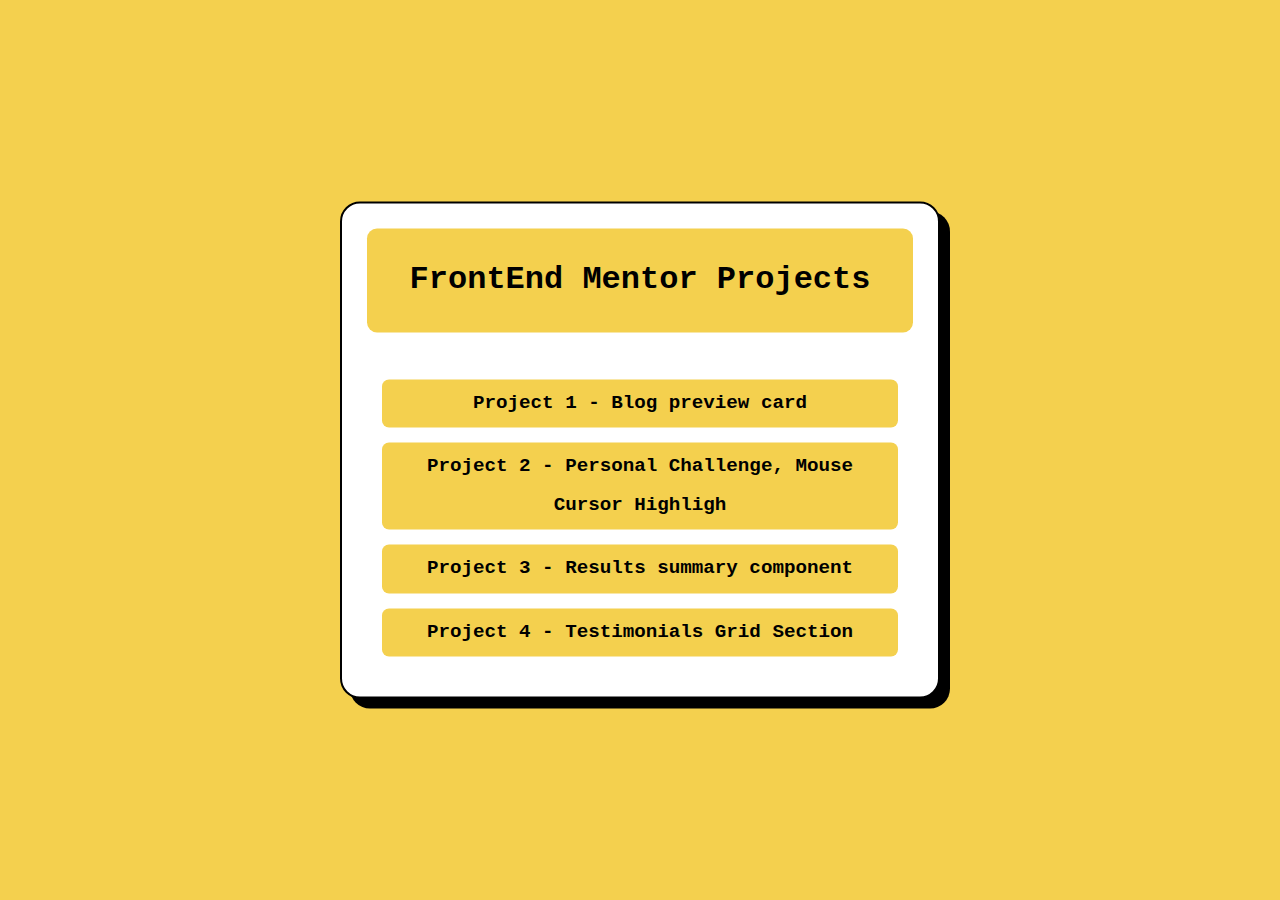
<file: index.html>
<!DOCTYPE html>
<html>
    <head>
        <title>FrontEnd Mentor Projects</title>
        <link href="styles.css" rel="stylesheet">
    </head>
    <body>
        <main>
            <h1>FrontEnd Mentor Projects</h1>
            <br>
            <ul>
                <a href="project_1/index.html"><li>Project 1 - Blog preview card</li></a>
                <a href="project_2/index.html"><li>Project 2 - Personal Challenge, Mouse Cursor Highligh</li></a>
                <a href="project_3/index.html"><li>Project 3 - Results summary component</li></a>
                <a href="project_4/index.html"><li>Project 4 - Testimonials Grid Section</li></a>
            </ul>
        </main>
    </body>
</html>
</file>
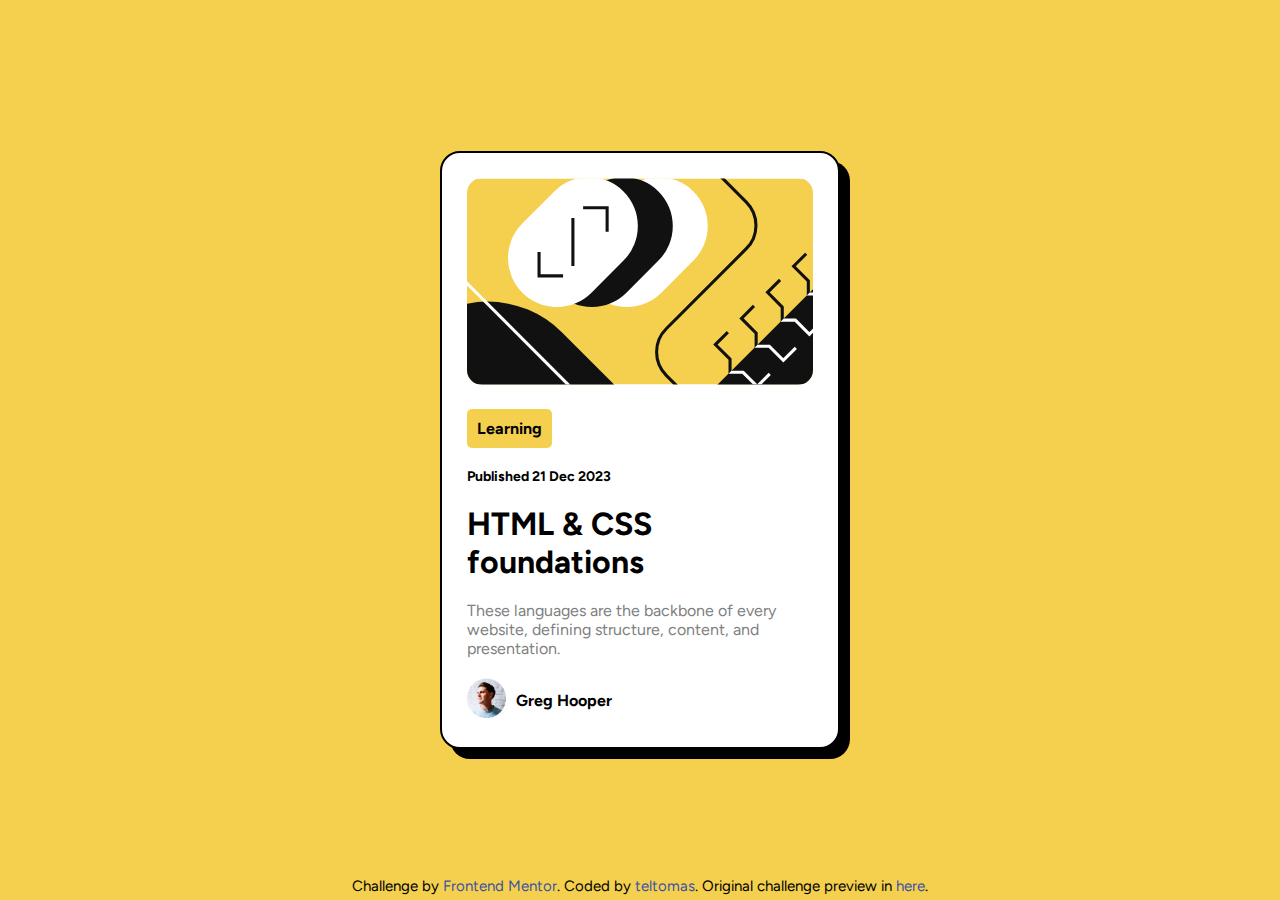
<file: project_1/index.html>
<!DOCTYPE html>
<html lang="en">
<head>
  <meta charset="UTF-8">
  <meta name="viewport" content="width=device-width, initial-scale=1.0"> <!-- displays site properly based on user's device -->

  <link rel="icon" type="image/png" sizes="32x32" href="./assets/images/favicon-32x32.png">

  <link href="styles.css" rel="stylesheet">  
  
  <title>Frontend Mentor | Blog preview card</title>

  <!-- Feel free to remove these styles or customise in your own stylesheet 👍 -->
  <style>
    .attribution { font-size: 15px; text-align: center; }
    .attribution a { color: hsl(228, 45%, 44%); }
  </style>
</head>
<body>

  <main>

    <figure>
      <img class="hero" src="assets/images/illustration-article.svg" />
    </figure>

    <section>

      <h3>Learning</h3>

      <h2>Published 21 Dec 2023</h2>

      <h1>HTML & CSS foundations</h1>

      <p>These languages are the backbone of every website, defining structure, content, and presentation.</p>      

    </section>

    <div class="author">
      <img src="./assets/images/image-avatar.webp" /> <h4>Greg Hooper</h4>
    </div>

  </main>

  <footer>
    <div class="attribution">
      Challenge by <a href="https://www.frontendmentor.io?ref=challenge" target="_blank">Frontend Mentor</a>. 
      Coded by <a href="#">teltomas</a>. Original challenge preview in <a href="https://www.frontendmentor.io/challenges/blog-preview-card-ckPaj01IcS" target="_blank">here</a>.
    </div>
  </footer>

</body>
</html>
</file>
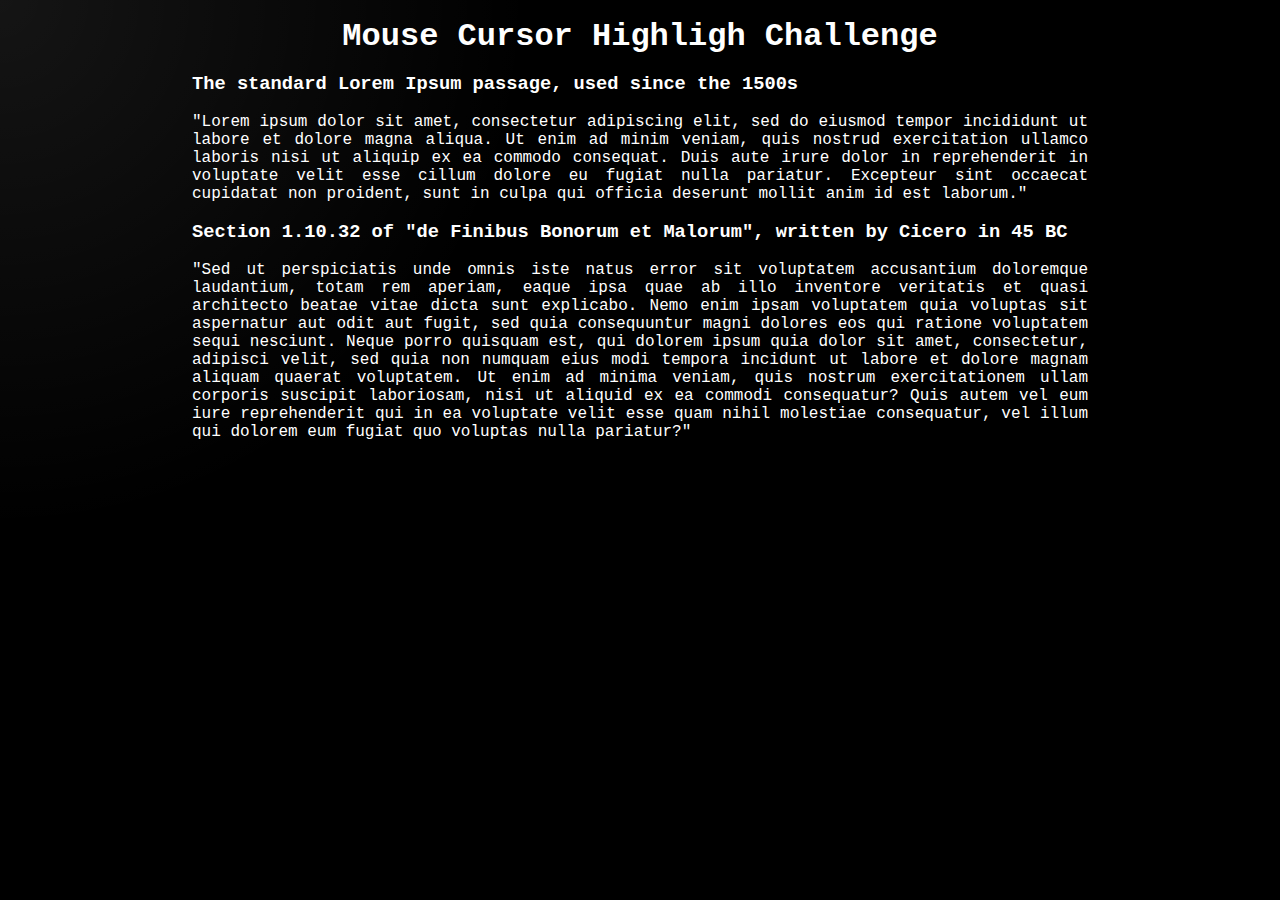
<file: project_2/index.html>
<!DOCTYPE html>
<html>
    <head>
        <title>Mouse Cursor Highligh Challenge</title>

        <link href="style.css" rel="stylesheet">
    </head>
    
    <body>
        <main>
            <div class="mouse_highlight" id="mouse-pos"></div>
            <br>
            <h1>Mouse Cursor Highligh Challenge</h1>
            <br>
            <h3>The standard Lorem Ipsum passage, used since the 1500s</h3>
            <br>
                <p>"Lorem ipsum dolor sit amet, consectetur adipiscing elit, sed do eiusmod tempor incididunt ut labore et dolore magna aliqua. 
                    Ut enim ad minim veniam, quis nostrud exercitation ullamco laboris nisi ut aliquip ex ea commodo consequat. 
                    Duis aute irure dolor in reprehenderit in voluptate velit esse cillum dolore eu fugiat nulla pariatur. 
                    Excepteur sint occaecat cupidatat non proident, sunt in culpa qui officia deserunt mollit anim id est laborum."</p>
                    <br>
                <h3>Section 1.10.32 of "de Finibus Bonorum et Malorum", written by Cicero in 45 BC</h3>
                <br>
                <p>"Sed ut perspiciatis unde omnis iste natus error sit voluptatem accusantium doloremque laudantium, 
                    totam rem aperiam, eaque ipsa quae ab illo inventore veritatis et quasi architecto beatae vitae dicta sunt explicabo. 
                    Nemo enim ipsam voluptatem quia voluptas sit aspernatur aut odit aut fugit, sed quia consequuntur magni dolores eos qui ratione voluptatem sequi nesciunt. 
                    Neque porro quisquam est, qui dolorem ipsum quia dolor sit amet, consectetur, adipisci velit, sed quia non numquam eius modi tempora incidunt ut labore et dolore magnam aliquam quaerat voluptatem. 
                    Ut enim ad minima veniam, quis nostrum exercitationem ullam corporis suscipit laboriosam, nisi ut aliquid ex ea commodi consequatur? 
                    Quis autem vel eum iure reprehenderit qui in ea voluptate velit esse quam nihil molestiae consequatur, vel illum qui dolorem eum fugiat quo voluptas nulla pariatur?"</p>
        </main>
    </body>

    <script>

        const mousePosText = document.getElementById('mouse-pos');

        let mousePos = { x: undefined, y: undefined };

        document.addEventListener('mousemove', (event) => {
                
                console.log(event.clientX, event.clientY);

                document.getElementById('mouse-pos').style.top = event.clientY+"px";
                document.getElementById('mouse-pos').style.left = event.clientX+"px";


            });

    </script>

</html>
</file>
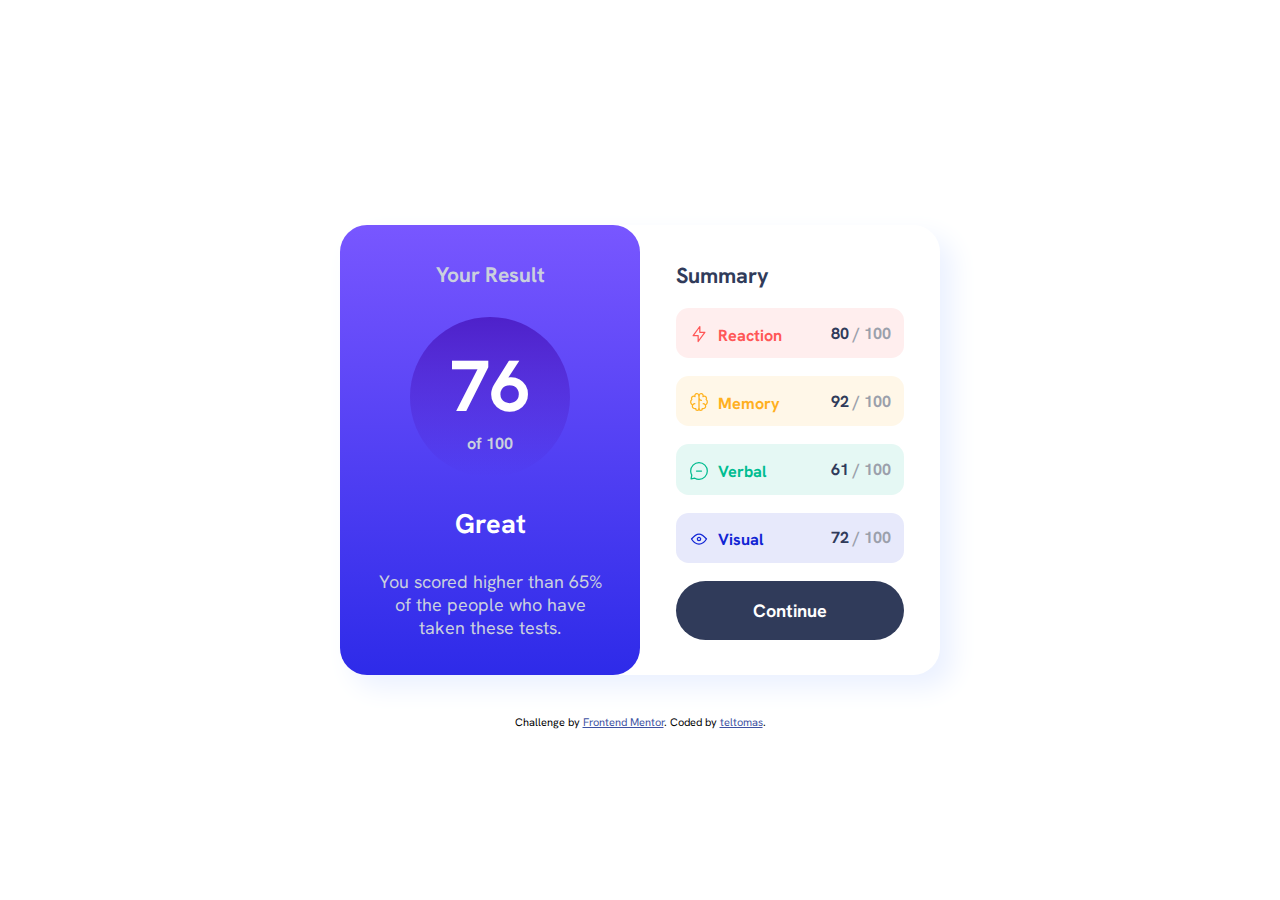
<file: project_3/index.html>
<!DOCTYPE html>
<html lang="en">
<head>
  <meta charset="UTF-8">
  <meta name="viewport" content="width=device-width, initial-scale=1.0"> <!-- displays site properly based on user's device -->

  <link rel="icon" type="image/png" sizes="32x32" href="./assets/images/favicon-32x32.png">
  <link rel="stylesheet" href="style.css">
  
  <title>Frontend Mentor | Results summary component</title>

</head>
<body>

  <main>

  <div class="container">

    <div class="result">

      <h3>Your Result</h3>

        <div class="result_circle">

          <h1>76</h1>
          <p>of 100</p>

        </div>

        <h2>Great</h2>

        <p>You scored higher than 65% of the people who have taken these tests.</p>

    </div>

    <div class="summary">
  
      <h4>Summary</h4>

      <ul>
        <li class="red"><span><img class="icon" src="./assets/images/icon-reaction.svg" />Reaction</span> <span class="light"><span class="dark">80</span> / 100</span></li>

        <li class="orange"><span><img class="icon" src="./assets/images/icon-memory.svg" />Memory</span> <span class="light"><span class="dark">92</span> / 100</span></li>

        <li class="green"><span><img class="icon" src="./assets/images/icon-verbal.svg" />Verbal</span> <span class="light"><span class="dark">61</span> / 100</span></li>

        <li class="blue"><span><img class="icon" src="./assets/images/icon-visual.svg" />Visual</span> <span class="light"><span class="dark">72</span> / 100</span></li>
      </ul>

      <button>Continue</button>

    </div>

  </div>
  
  <div class="attribution">
    Challenge by <a href="https://www.frontendmentor.io/challenges/results-summary-component-CE_K6s0maV" target="_blank">Frontend Mentor</a>. 
    Coded by <a href="https://github.com/teltomas">teltomas</a>.
  </div>

  </main>

</body>
</html>
</file>
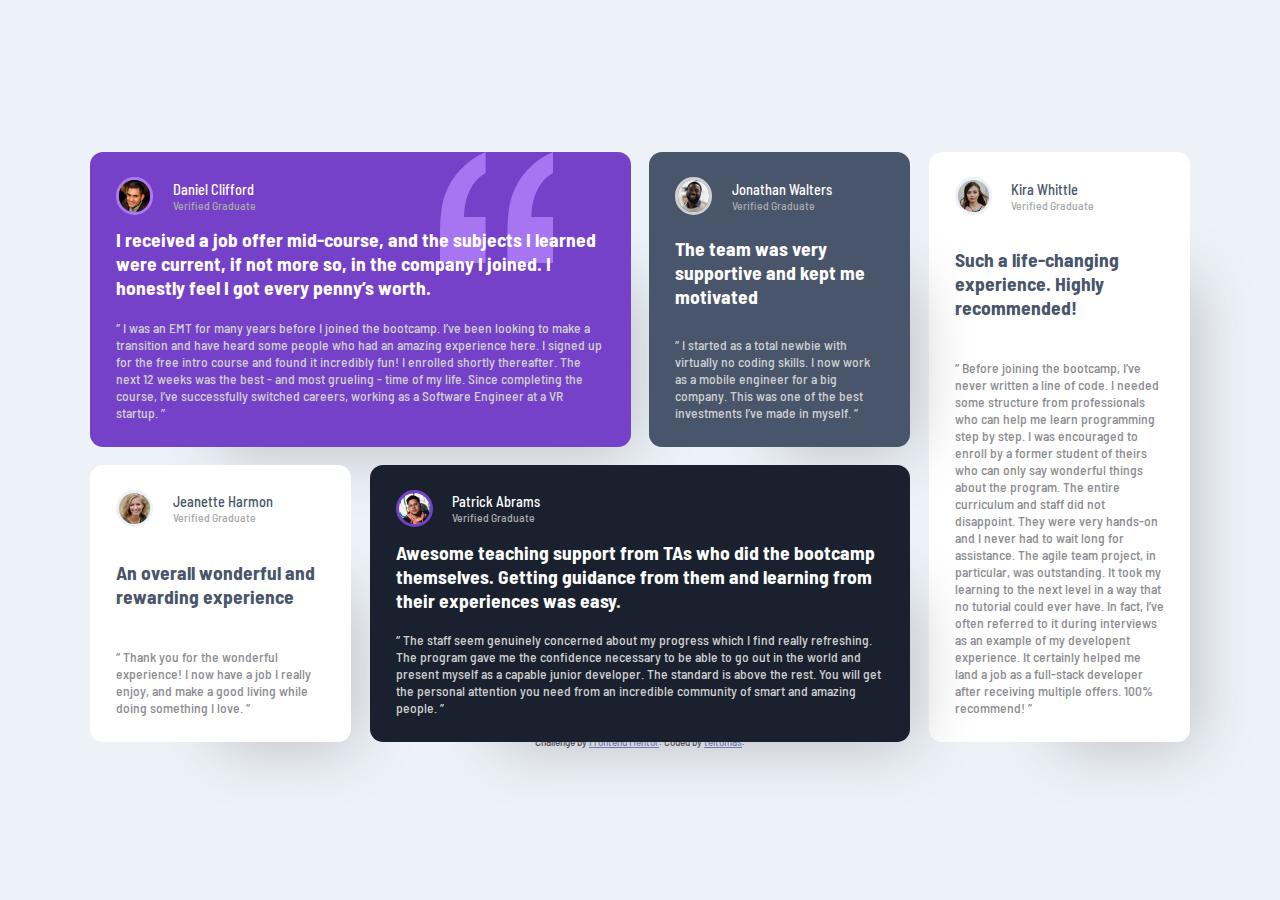
<file: project_4/index.html>
<!DOCTYPE html>
<html lang="en">
<head>
  <meta charset="UTF-8">
  <meta name="viewport" content="width=device-width, initial-scale=1.0"> <!-- displays site properly based on user's device -->

  <link rel="icon" type="image/png" sizes="32x32" href="./images/favicon-32x32.png">

  <link href="styles.css" rel="stylesheet">
  <link rel="preconnect" href="https://fonts.googleapis.com">
  <link rel="preconnect" href="https://fonts.gstatic.com" crossorigin>
  <link href="https://fonts.googleapis.com/css2?family=Barlow+Semi+Condensed&display=swap" rel="stylesheet">
  
  <title>Frontend Mentor | Testimonials Grid Section</title>

  <!-- Feel free to remove these styles or customise in your own stylesheet 👍 -->
  <style>

  </style>
</head>
<body>
  <div class="container">
    <main>

      <div class="testemonial one">
        
        <div class="identity">
          <img class="profile" src="./images/image-daniel.jpg" alt="Profile Picture" />
          <div class="inline">
            <h2>Daniel Clifford</h2>
            <h3>Verified Graduate</h3>
          </div>
        </div>
        <img class="quotes" src="./images/bg-pattern-quotation.svg" alt="Big quotes in background" />

        <h1>I received a job offer mid-course, and the subjects I learned were current, if not more so, 
        in the company I joined. I honestly feel I got every penny’s worth.</h1>

        <p>“ I was an EMT for many years before I joined the bootcamp. I’ve been looking to make a 
        transition and have heard some people who had an amazing experience here. I signed up 
        for the free intro course and found it incredibly fun! I enrolled shortly thereafter. 
        The next 12 weeks was the best - and most grueling - time of my life. Since completing 
        the course, I’ve successfully switched careers, working as a Software Engineer at a VR startup. ”</p>
      </div>

      <div class="testemonial two">
        <div class="identity">
          <img class="profile" src="./images/image-jonathan.jpg" alt="Profile Picture" />
          <div class="inline">
            <h2>Jonathan Walters</h2>
            <h3>Verified Graduate</h3>
          </div>
        </div>

        <h1>The team was very supportive and kept me motivated</h1>

        <p>“ I started as a total newbie with virtually no coding skills. I now work as a mobile engineer 
        for a big company. This was one of the best investments I’ve made in myself. ”</p>
      </div>

      <div class="testemonial three">

        <div class="identity">
          <img class="profile" src="./images/image-jeanette.jpg" alt="Profile Picture" />
          <div class="inline">
            <h2>Jeanette Harmon</h2>
            <h3>Verified Graduate</h3>
          </div>
        </div>

        <h1>An overall wonderful and rewarding experience</h1>

        <p>“ Thank you for the wonderful experience! I now have a job I really enjoy, and make a good living 
        while doing something I love. ”</p>
      </div>

      <div class="testemonial four">
        <div class="identity">
          <img class="profile" src="./images/image-patrick.jpg" alt="Profile Picture" />
          <div class="inline">
            <h2>Patrick Abrams</h2>
            <h3>Verified Graduate</h3>
          </div>
        </div>

        <h1>Awesome teaching support from TAs who did the bootcamp themselves. Getting guidance from them and 
        learning from their experiences was easy.</h1>

        <p>“ The staff seem genuinely concerned about my progress which I find really refreshing. The program 
        gave me the confidence necessary to be able to go out in the world and present myself as a capable 
        junior developer. The standard is above the rest. You will get the personal attention you need from 
        an incredible community of smart and amazing people. ”</p>
      </div>

      <div class="testemonial five">
        <div class="identity">
          <img class="profile" src="./images/image-kira.jpg" alt="Profile Picture" />
          <div class="inline">
            <h2>Kira Whittle</h2>
            <h3> Verified Graduate</h3>
          </div>
        </div>

        <h1> Such a life-changing experience. Highly recommended!</h1>

        <p>“ Before joining the bootcamp, I’ve never written a line of code. I needed some structure from 
        professionals who can help me learn programming step by step. I was encouraged to enroll by a former 
        student of theirs who can only say wonderful things about the program. The entire curriculum and staff 
        did not disappoint. They were very hands-on and I never had to wait long for assistance. The agile team 
        project, in particular, was outstanding. It took my learning to the next level in a way that no tutorial 
        could ever have. In fact, I’ve often referred to it during interviews as an example of my developent 
        experience. It certainly helped me land a job as a full-stack developer after receiving multiple offers. 
        100% recommend! ”</p>
      </div>

    </main>
    
    <footer>
      <div class="attribution">
        Challenge by <a href="https://www.frontendmentor.io/challenges/testimonials-grid-section-Nnw6J7Un7" target="_blank">Frontend Mentor</a>. 
        Coded by <a href="https://github.com/teltomas/FEMentor/tree/main/project_4" target="_blank">teltomas</a>. 
      </div>
    </footer>
  </div>
</body>
</html>
</file>
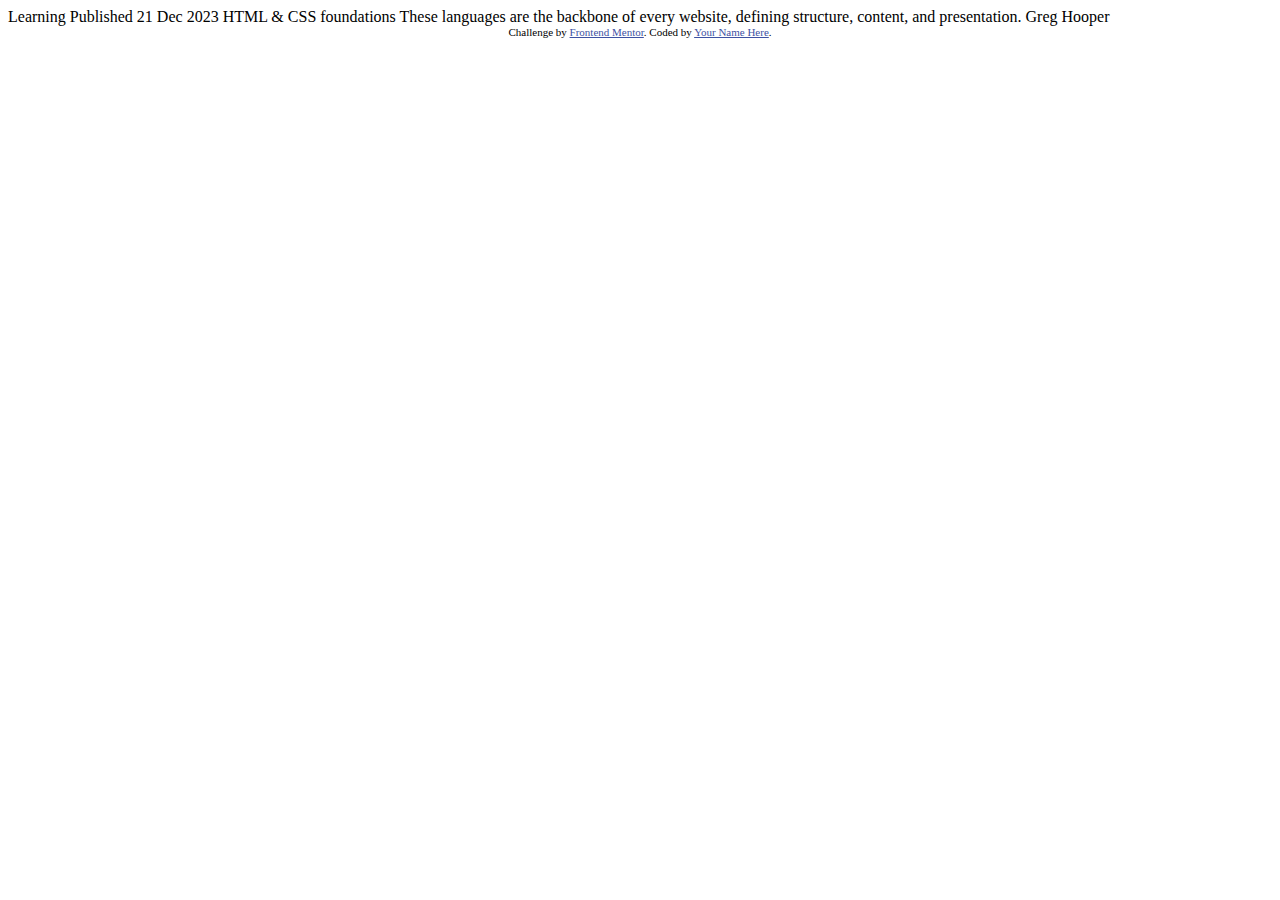
<file: project_1/blog-preview-card-main/blog-preview-card-main/index.html>
<!DOCTYPE html>
<html lang="en">
<head>
  <meta charset="UTF-8">
  <meta name="viewport" content="width=device-width, initial-scale=1.0"> <!-- displays site properly based on user's device -->

  <link rel="icon" type="image/png" sizes="32x32" href="./assets/images/favicon-32x32.png">
  
  <title>Frontend Mentor | Blog preview card</title>

  <!-- Feel free to remove these styles or customise in your own stylesheet 👍 -->
  <style>
    .attribution { font-size: 11px; text-align: center; }
    .attribution a { color: hsl(228, 45%, 44%); }
  </style>
</head>
<body>

  Learning

  Published 21 Dec 2023

  HTML & CSS foundations

  These languages are the backbone of every website, defining structure, content, and presentation.

  Greg Hooper
  
  <div class="attribution">
    Challenge by <a href="https://www.frontendmentor.io?ref=challenge" target="_blank">Frontend Mentor</a>. 
    Coded by <a href="#">Your Name Here</a>.
  </div>
</body>
</html>
</file>
<file: styles.css>
* {
    margin: 0;
    padding: 0;
    box-sizing: border-box;
    font-family: 'Courier New', Courier, monospace;
    text-align: center;
    line-height: 2;
    background-color: hsl(47, 88%, 63%);
    list-style-type: none;
}

a, a:active, a:hover, a:visited {
    text-decoration: none;
    color: inherit;
    background-color: inherit;
}

main {
    position: absolute;
    top: 50%;
    left: 50%;
    -ms-transform: translateY(-50%) translateX(-50%);
    transform: translateY(-50%) translateX(-50%);
    background-color: white;
    width: 600px;
    border: 2px solid black;
    border-radius: 20px;
    box-shadow: 10px 10px;
    padding: 25px;
}

h1 {
    border-radius: 10px;
    padding: 20px;
    font-size: 2em;
}

ul {
    background-color: inherit;
}

li {
    font-size: 1.2em;
    padding: 5px;
    font-weight: 600;
    margin: 15px;
    border-radius: 7px;
}

li:hover {
    background-color: hsl(48, 85%, 82%);
}

li:active {
    background-color: hsl(47, 100%, 44%);
}

@media only screen and (max-width: 1000px) {
    main {
        width: 90%;
    }

    h1 {
        font-size: 2.5em;
    }

    li {
        font-size: 1.8em;
        height: 2.5em;
    }
}
</file>
<file: project_1/styles.css>
@font-face {
    font-family: 'Figtree';
    src: url('./assets/fonts/Figtree-VariableFont_wght.ttf') format('TrueType');
}

* {
    margin: 0;
    padding: 0;
    box-sizing: border-box;
    font-family: 'Figtree', sans-serif;
}

a, a:active, a:hover, a:visited {
    text-decoration: none;
}

body {
    background-color: hsl(47, 88%, 63%);
}

main {
    position: absolute;
    top: 50%;
    left: 50%;
    /*-ms-transform: translateY(-50%) translateX(-50%);*/
    transform: translateY(-50%) translateX(-50%);
    background-color: white;
    width: 400px;
    border: 2px solid black;
    border-radius: 20px;
    box-shadow: 10px 10px;
    padding: 25px;
}


.hero {
    width: 100%;
    border-radius: 15px;
}

h1, h2, h3, p {
    margin: 20px 0px;
}

h1:hover {
    color: hsl(47, 88%, 63%);
    cursor: pointer;
}

h2 {
    font-size: 14px;    
}

h3 {
    width: fit-content;
    font-weight: bold;
    font-size: 16px;
    padding: 10px;
    background-color: hsl(47, 88%, 63%);
    border-radius: 5px;
}

h4 {
    display: inline;
    font-size: 16px;    
    position: absolute;
    top: 50%;
    -ms-transform: translateY(-50%);
    transform: translateY(-50%);
    margin-left: 10px;
}

p {
    color: hsl(0, 0%, 50%);
    font-size: 16px;
}

.author {
    display: block;
    position: relative;
}

.author img {
    max-height: 40px;
}

footer {
    position: absolute;
    bottom: 0;
    left: 50%;
    -ms-transform: translateX(-50%);
    transform: translateX(-50%);
    padding: 5px;
}

@media only screen and (max-width: 600px) {
    main {
        width: 90%;
    }

    .attribution {
        font-size: 12px !important;
    }
}
</file>
<file: project_2/style.css>
* {
    margin: 0;
    padding: 0;
    box-sizing: border-box;
}

body {
    background-color: black;
    overflow: clip;
}

main {
    max-width: 70%;
    margin: 0 auto;
}

h1 {
    font-family: 'Courier New', Courier, monospace;
    color: white;
    text-align: center;
}

h3 {
    font-family: 'Courier New', Courier, monospace;
    color: white;
}

p {
    font-family: 'Courier New', Courier, monospace;
    color: white;
    text-align: justify;
}

.mouse_highlight {
    width: 1500px;
    height: 1500px;
    position: absolute;
    top: 0;
    left: 0;
    background-image: radial-gradient(circle, #ffffff15, #ffffff00, #ffffff00);
    z-index: 10;
    transform: translateY(-50%) translateX(-50%);
}
</file>
<file: project_3/style.css>
@font-face {
    font-family: 'HankenGrotesk';
    src: url('./assets/fonts/HankenGrotesk-VariableFont_wght.ttf') format('TrueType');
}

* {
    box-sizing: border-box;
    margin: 0;
    padding: 0;
    font-family: 'HankenGrotesk';
}

html {
    font-size: 18px;
}

body {
    background-color: white; 
}

h1 {
    font-size: 4rem;
    color: white;
    font-weight: bolder;
}

h2 {
    color: white;
}

h3 {
    color: hsl(221, 22%, 83%);
    margin-top: 0;
}

h4 {
    font-size: 1.2rem;
    color: hsl(224, 30%, 27%);
    margin-top: 0;
}

main {
    position: absolute;
    top: 50%;
    left: 50%;
    transform: translateY(-50%) translateX(-50%);
    width: fit-content;
    height: fit-content;
}

.container {        
    display: flex;
    width: fit-content;
    border-radius: 1.5rem;
    box-shadow: 0.7rem 0.7rem 1.5rem hsl(221, 100%, 96%);
    width: 600px;
    height: 450px;
    clear: both;
}

.result {
    width: 50%;
    background-image: linear-gradient(hsl(252, 100%, 67%), hsl(241, 81%, 54%));
    border-radius: 1.5rem;
    display: flex;
    flex-flow: column;
    justify-content: space-between;
    align-items: center;
    color: hsl(224, 30%, 27%);
    padding: 2rem;
}

.result_circle {
    width: 70%;
    aspect-ratio: 1 / 1;
    border-radius: 50%;
    background-image: linear-gradient(hsla(256, 72%, 46%, 1), hsla(241, 72%, 46%, 0));
    display: flex;
    flex-flow: column;
    justify-content: center;
    align-items: center;
}

.result_circle p {
    font-weight: bold;
    color: hsl(224, 30%, 27%);
    font-size: 0.9rem;
}

.result p {
    text-align: center;
    color: hsl(221, 22%, 83%);
}

.summary {
    width: 50%;
    padding: 2rem;
    display: flex;
    flex-flow: column;
    justify-content: space-between;
}

.summary ul li {
    display: flex;
    justify-content: space-between;
    align-items: center;
    padding: 0.7rem;
    border-radius: 0.7rem;
    margin: 1rem 0;
    font-size: 0.9rem;
    font-weight: 700;
}

.red {
    background-color: hsla(0, 100%, 67%, 0.1);
    color: hsl(0, 100%, 67%);
}


.orange {
    background-color: hsla(39, 100%, 56%, 0.1);
    color: hsl(39, 100%, 56%);
}

.green {
    background-color: hsla(166, 100%, 37%, 0.1);
    color: hsl(166, 100%, 37%);
}

.blue {
    background-color: hsla(234, 85%, 45%, 0.1);
    color: hsl(234, 85%, 45%);
}

.icon {
    height: 100%;
    margin-right: 0.5rem;
    position: relative;
    top: 0.2rem;
}

.light {
    color: hsl(222, 9%, 64%);
    font-weight: bold;
}

.dark {
    color: hsl(224, 30%, 27%); 
}

button {
    width: 100%;
    padding: 1rem;
    border-radius: 1.7rem;
    background-color: hsl(224, 30%, 27%);
    text-align: center;
    border: none;
    color: white;
    font-size: 1rem;
    font-weight: bold;
}

button:hover, button:active {
    background-image: linear-gradient(hsl(252, 100%, 67%), hsl(241, 81%, 54%));;
}

.attribution {
    position: absolute;
    bottom: -3rem;
    clear: both;
    width: 100%;
    font-size: 11px; 
    text-align: center; 
    margin-top: 2rem;
}

.attribution a { 
    color: hsl(228, 45%, 44%); 
}

@media only screen and (max-width: 650px) {

    main {
        position: static;
        width: 100%;
        height: 100%;
        transform: none;
    }

    .container {
        display: flex;
        flex-flow: column;
        border-radius: 0;
        box-shadow: none;
        width: 100%;
        height: 100%;
    }

    .result {
        width: 100%;
        height: 100%;
        border-radius: 0px 0px 1.5rem 1.5rem;
    }

    .summary {
        width: 100%;
        height: 100%;
    }

    .result h2, .result p, .result_circle {
        margin-top: 1rem;
    }
    
    .attribution {
        display: none;
    }

}

@media only screen and (max-height: 450px) and (orientation: landscape) {
    
    main {
        position: static;
        width: 100%;
        height: auto;
        transform: none;
    }

    .container {
        border-radius: 0;
        box-shadow: none;
        width: 100%;
        height: 100%;
    }

    .result {
        width: 100%;
        height: 100%;
        border-radius: 0px 1.5rem 1.5rem 0px;
    }

    .summary {
        width: 100%;
        height: 100%;
    }

    .result h2, .result p, .result_circle {
        margin-top: 1rem;
    }

    .attribution {
        display: none;
    }

}
</file>
<file: project_4/styles.css>
/* Main Configs */

* {
    margin: 0;
    padding: 0;
    box-sizing: border-box;
}

html {
    font-family: 'Barlow Semi Condensed', sans-serif;
    font-size: 13px;
    font-weight: 500;
}

body {
    background-color: hsl(210, 46%, 95%);
    display: flex;
    flex-flow: column;
    justify-content: center;
    align-items: center;
}

h1 {
    font-size: 1.5rem;
    margin-bottom: 1.5rem;
}

h2 {
    font-size: 1.1rem;
    font-weight: 500;
}

h3 {
    font-size: 0.9rem;
    font-weight: 500;
    color: #a8a9ab;
    z-index: 1;
}

h1, h2, p {
    color: hsl(217, 19%, 35%);
    z-index: 1;
}

p {
    color: #8c8d91;
    font-size: 1.05rem;
}

/* container */

.container {    
    position: absolute;
    top: 50%;
    left: 50%;
    transform: translateY(-50%) translateX(-50%);
}

main {
    width: 1100px;
    height: 570px;
    display: grid;
    grid-template-columns: repeat(4, 1fr);
    gap: 1.4rem;
}

/* cards */

.testemonial {
    padding: 2rem;
    display: flex;
    flex-flow: column;
    justify-content: space-between;
    border-radius: 1rem;
    box-shadow: 5rem 5rem 5rem -5rem hsl(230, 4%, 73%);
}

.quotes {
    position: absolute;
    height: 8.5rem;
    top: 0;
    right: 6rem;
}


.identity {
    display: flex;
    justify-content: flex-start;
    align-items: center;
    margin-top: -1rem;
}

.profile {
    height: 60%;
    width: auto;
    border-radius: 50%;
    display: inline-block;
    border: solid 3px;
}

.inline {
    display: inline-block;
    margin-left: 1.5rem;
}

/* configs for individual cards */

.one h1, .one h2, 
.two h1, .two h2,
.four h1, .four h2 {
    color: #ffffff;
}

.one p, 
.two p, 
.four p {
    color: hsl(0, 0%, 81%);
}


.one {
    position: relative;
    grid-area: 1 / 1 / 2 / span 2;
    background-color: hsl(263, 55%, 52%);
}

.one .profile {
    border-color: #aa79ef;
}

.two {
    grid-area: 1 / 3 / 2 / span 1;
    background-color: hsl(217, 19%, 35%);
    z-index: 1;
}

.two .profile {
    border-color: hsl(0, 0%, 81%);
}

.three {
    grid-area: 2 / 1 / 3 / 2;    
    background-color: hsl(0, 0%, 100%);    
    z-index: 1;
}

.three .profile {
    border-color: hsl(210, 46%, 95%);
}

.four {
    grid-area: 2 / 2 / 3 / 4;
    background-color: hsl(219, 29%, 14%);
    z-index: 1;
}

.four .profile {
    border-color: hsl(263, 55%, 52%);
}

.five {
    grid-area: 1 / 4 / span 2 / span 1;
    background-color: hsl(0, 0%, 100%);
}

.five .profile {
    border-color: hsl(210, 46%, 95%);
}


/* FEMentor Atribuition */

.attribution { 
    font-size: 11px; 
    text-align: center; 
    margin-top: 1rem;
}

.attribution a { 
    color: hsl(228, 45%, 44%); 
}

/* responsivity */

@media only screen and (max-width: 1150px) {

    .container {
        width: 100%;
        position: static;
        transform: none;
    }

    main {
        width: 100%;
        height: fit-content;
        grid-template-columns: repeat(3, 1fr);
        padding: 2rem;
    }

    .five {
        grid-area: 3 / 1 / span 1 / span 3;
    }

    .attribution { 
        margin-top: 0;
    }

}

@media only screen and (max-width: 680px) {

    main {
        grid-template-columns: repeat(2, 1fr);
        padding: 3rem;
    }

    .two {
        grid-area: 2 / 1 / span 1 / span 1;
    }

    .three {
        grid-area: 2 / 2 / span 1 / span 1;    
    }

    .four {
        grid-area: 3 / 1 / span 1 / span 2;    
    }

    .five {
        grid-area: 4 / 1 / span 1 / span 2;
    }
    
}


@media only screen and (max-width: 480px) {

    main {
        grid-template-columns: 1fr;
        padding: 2rem;
    }

    body {
        font-size: 10px;;
    }

    .identity, h1 {
        margin-bottom: 1rem;
    }

    .quotes {
        height: 10rem;
        right: 2rem;
    }

    .one {
        grid-area: 1 / 1 / span 1 / span 1;
    }

    .two {
        grid-area: 2 / 1 / span 1 / span 1;
    }

    .three {
        grid-area: 3 / 1 / span 1 / span 1;    
    }

    .four {
        grid-area: 4 / 1 / span 1 / span 1;    
    }

    .five {
        grid-area: 5 / 1 / span 1 / span 1;
    }
    
}
</file>
